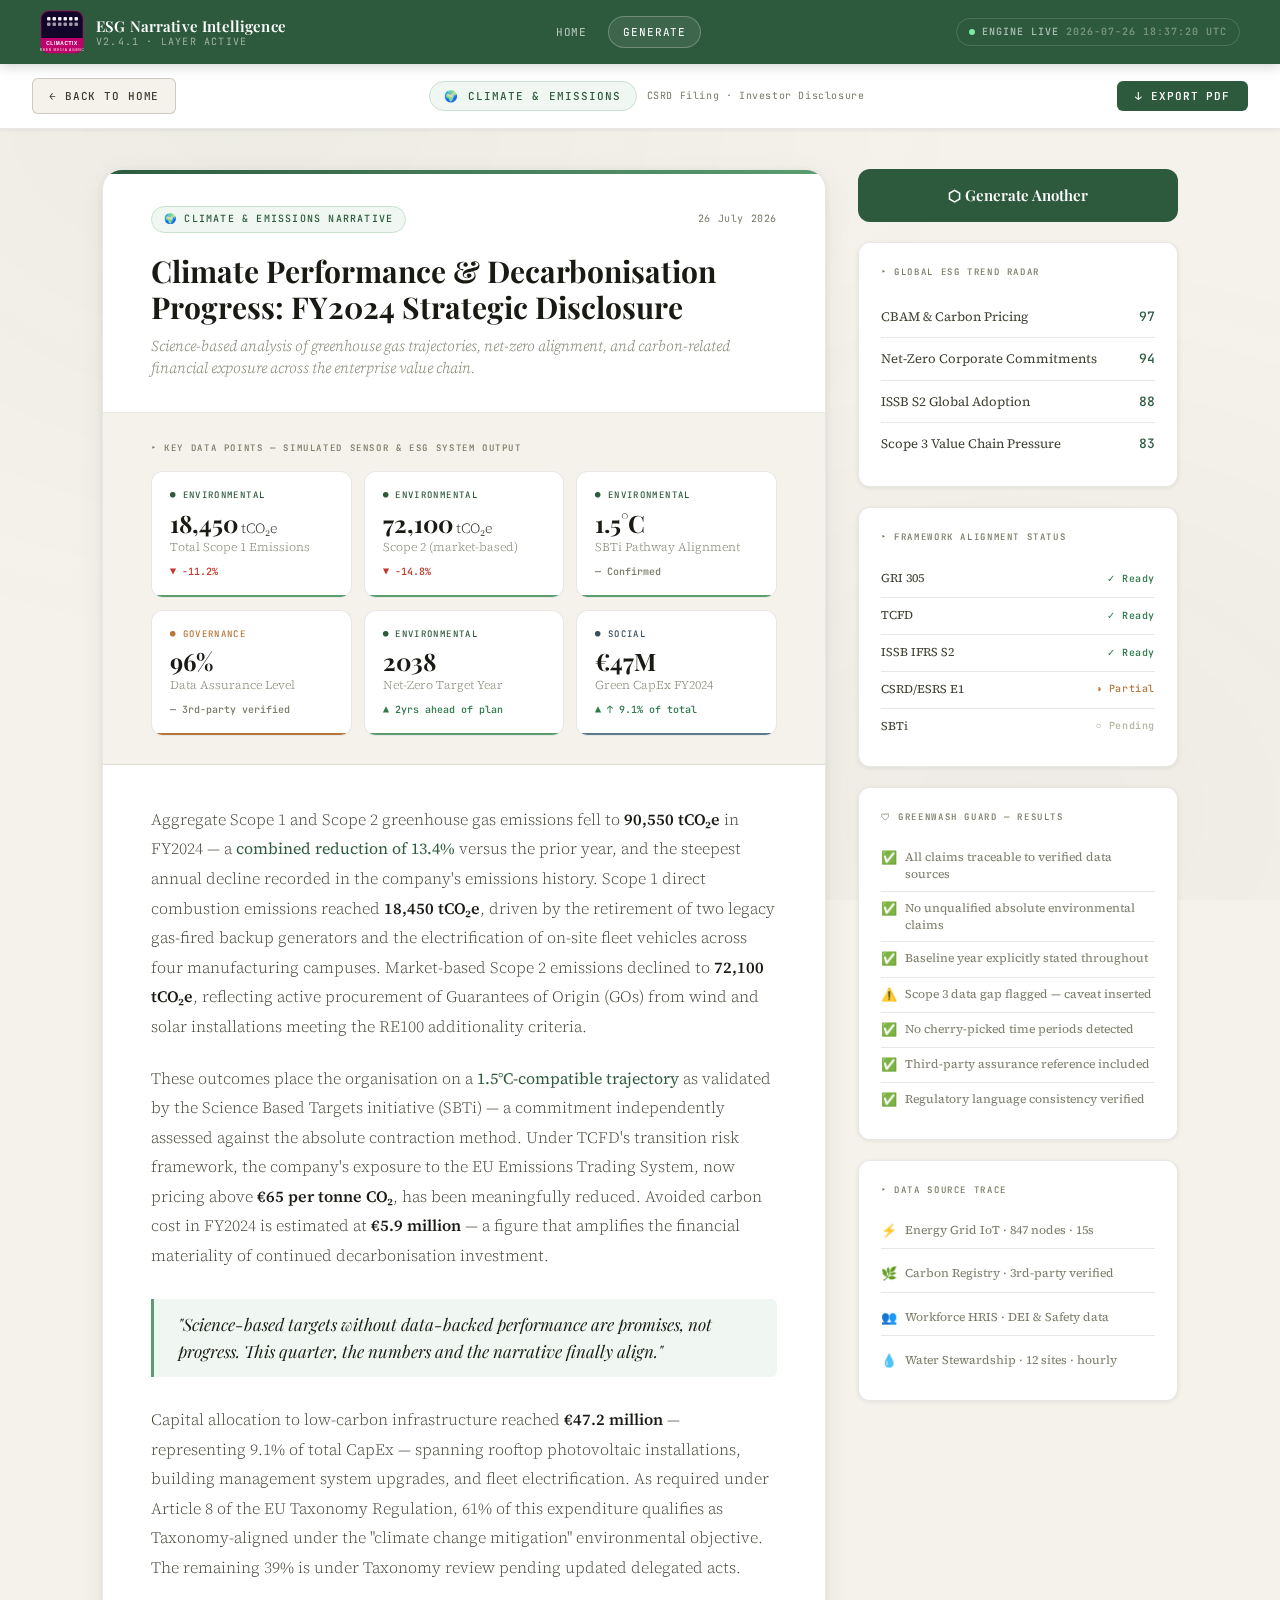
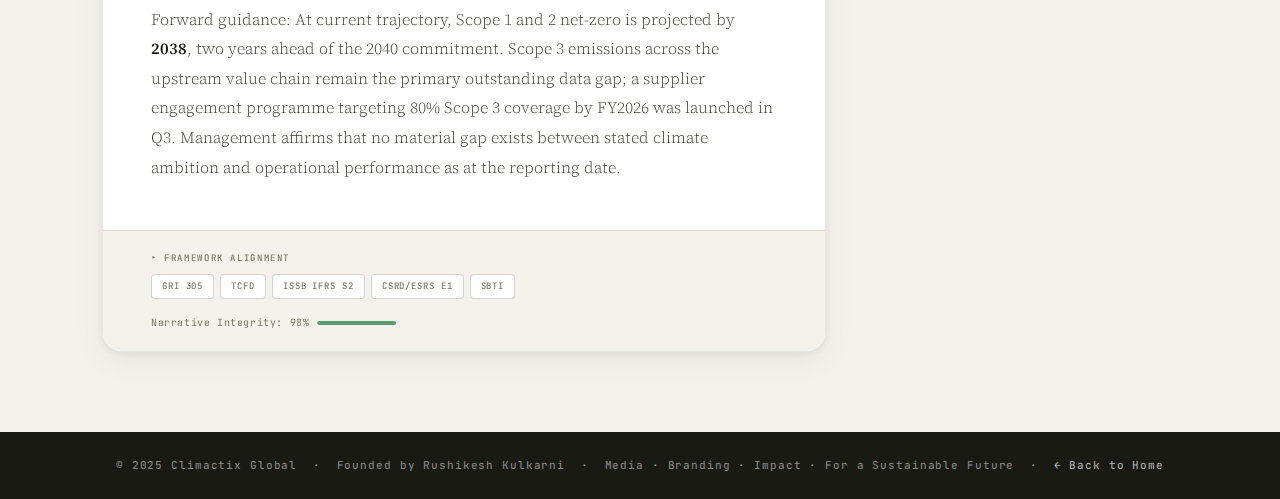
<file: generate.html>
<!DOCTYPE html>
<html lang="en">
<head>
  <meta charset="UTF-8" />
  <meta name="viewport" content="width=device-width, initial-scale=1.0" />
  <title>ESG Narrative — Climactix Global</title>
  <meta name="description" content="Generated ESG narrative report — climate, energy, or operational intelligence disclosure." />
  <link rel="stylesheet" href="style.css" />
  <link rel="icon" type="image/png" href="assets/Climatix_logo.png" />

  <!-- Print styles: make this page print cleanly as a PDF-ready report -->
  <style>
    @media print {
      .site-header, .gen-topbar, .narrative-sidebar, .site-footer { display: none !important; }
      .narrative-layout { display: block !important; }
      .report-doc { box-shadow: none !important; border: none !important; }
      body { background: white !important; }
      body::before { display: none !important; }
    }
  </style>
</head>

<!-- data-page="generate" signals script.js to run initGeneratePage() -->
<body data-page="generate">

  <!-- ══ SITE HEADER ══════════════════════════════════════════ -->
  <header class="site-header">
    <a href="index.html" class="header-brand">
      <svg width="44" height="44" viewBox="0 0 44 44" fill="none" aria-hidden="true">
        <rect x="1" y="1" width="42" height="42" rx="8" fill="#12052a" stroke="rgba(192,0,107,0.4)" stroke-width="1.5"/>
        <rect x="7" y="7" width="3.5" height="3.5" rx="1" fill="white" opacity="0.95"/>
        <rect x="12.5" y="7" width="3.5" height="3.5" rx="1" fill="white" opacity="0.95"/>
        <rect x="18" y="7" width="3.5" height="3.5" rx="1" fill="white" opacity="0.95"/>
        <rect x="23.5" y="7" width="3.5" height="3.5" rx="1" fill="white" opacity="0.95"/>
        <rect x="29" y="7" width="3.5" height="3.5" rx="1" fill="white" opacity="0.95"/>
        <rect x="34.5" y="7" width="3.5" height="3.5" rx="1" fill="white" opacity="0.95"/>
        <rect x="7" y="12.5" width="3.5" height="3.5" rx="1" fill="white" opacity="0.6"/>
        <rect x="12.5" y="12.5" width="3.5" height="3.5" rx="1" fill="white" opacity="0.6"/>
        <rect x="18" y="12.5" width="3.5" height="3.5" rx="1" fill="white" opacity="0.6"/>
        <rect x="23.5" y="12.5" width="3.5" height="3.5" rx="1" fill="white" opacity="0.6"/>
        <rect x="29" y="12.5" width="3.5" height="3.5" rx="1" fill="white" opacity="0.6"/>
        <rect x="34.5" y="12.5" width="3.5" height="3.5" rx="1" fill="white" opacity="0.6"/>
        <rect x="1" y="28" width="42" height="15" rx="8" fill="#c0006b"/>
        <rect x="1" y="28" width="42" height="8" fill="#c0006b"/>
        <text x="22" y="35" font-family="Arial,sans-serif" font-size="4.8" font-weight="800" fill="white" text-anchor="middle" letter-spacing="0.6">CLIMACTIX</text>
        <text x="22" y="40.5" font-family="Arial,sans-serif" font-size="3.4" fill="rgba(255,255,255,0.85)" text-anchor="middle" letter-spacing="0.7">GREEN MEDIA AGENCY</text>
      </svg>
      <div class="header-wordmark">
        ESG Narrative Intelligence
        <span>v2.4.1 · Layer Active</span>
      </div>
    </a>

    <nav class="header-nav" aria-label="Main navigation">
      <a href="index.html" class="nav-link">Home</a>
      <a href="generate.html" class="nav-link active">Generate</a>
    </nav>

    <div class="live-status" aria-live="polite">
      <div class="live-dot" aria-hidden="true"></div>
      <span>Engine Live</span>
      <span id="headerTimestamp" style="opacity:0.6;"></span>
    </div>
  </header>

  <!-- ══ GENERATE TOPBAR ══════════════════════════════════════ -->
  <div class="gen-topbar" role="toolbar" aria-label="Report controls">
    <a href="index.html" class="back-btn" aria-label="Back to homepage">
      ← Back to Home
    </a>

    <div class="gen-topbar-meta">
      <!-- Populated by JS -->
      <span id="topicBadge" class="gen-topic-badge climate" aria-label="Selected topic">
        🌍 Climate &amp; Emissions
      </span>
      <span style="font-family:'JetBrains Mono',monospace; font-size:10px; color:var(--ink-muted); letter-spacing:0.06em;" id="audienceLabel">
        Generating…
      </span>
    </div>

    <button id="exportBtn" class="export-btn" aria-label="Export report as PDF">
      ↓ Export PDF
    </button>
  </div>

  <!-- ══ MAIN CONTENT ═════════════════════════════════════════ -->
  <main class="page-wrapper">
    <div class="narrative-layout">

      <!-- ── REPORT DOCUMENT (left/main column) ── -->
      <article class="report-doc fade-in" aria-label="Generated ESG Narrative Report">

        <!-- Report Header -->
        <div id="reportHeader" class="report-header climate">
          <div class="report-meta">
            <span id="reportTypeTag" class="report-type-tag climate">
              🌍 Climate &amp; Emissions Narrative
            </span>
            <span class="report-date" id="reportDate" aria-label="Report date">
              Generating…
            </span>
          </div>

          <h1 id="reportTitle" class="report-title">
            <!-- Populated by JS -->
            Generating narrative…
          </h1>

          <p id="reportSubtitle" class="report-subtitle">
            <!-- Populated by JS -->
          </p>
        </div>

        <!-- ESG Data Cards Section -->
        <section class="data-section" aria-labelledby="data-section-heading">
          <div class="data-section-label" id="data-section-heading">
            ▸ Key Data Points — Simulated Sensor &amp; ESG System Output
          </div>
          <!-- Data cards injected here by JS -->
          <div class="data-cards-grid" id="dataCardsGrid" role="list" aria-label="ESG key metrics">
            <!-- Populated by JS -->
          </div>
        </section>

        <!-- Narrative Body -->
        <section class="narrative-body" aria-labelledby="narrative-heading">
          <h2 id="narrative-heading" class="sr-only">Generated ESG Narrative</h2>
          <div id="narrativeBody">
            <!-- Paragraphs + pull quote injected by JS -->
          </div>
        </section>

        <!-- Report Footer -->
        <footer class="report-footer" role="contentinfo">
          <div>
            <div class="data-section-label" style="margin-bottom:8px;">▸ Framework Alignment</div>
            <div class="framework-tags" id="frameworkTags" aria-label="Aligned ESG frameworks">
              <!-- Populated by JS -->
            </div>
          </div>

          <div class="integrity-badge" aria-label="Narrative integrity score">
            <span id="integrityLabel">Narrative Integrity</span>
            <div class="integrity-fill-outer" role="progressbar" aria-valuemin="0" aria-valuemax="100" aria-valuenow="0" id="integrityBar">
              <div class="integrity-fill-inner" id="integrityFill"></div>
            </div>
          </div>
        </footer>

      </article>

      <!-- ── SIDEBAR (right column) ── -->
      <aside class="narrative-sidebar fade-in fade-in-2" aria-label="ESG Intelligence sidebar">

        <!-- Regenerate / Home Button -->
        <a href="index.html" class="regen-btn" aria-label="Generate a different narrative">
          ⬡ Generate Another
        </a>

        <!-- Global ESG Trend Radar -->
        <div class="side-card">
          <div class="side-card-title">▸ Global ESG Trend Radar</div>
          <div id="trendContainer" role="list" aria-label="Top ESG trends">
            <!-- Populated by JS -->
          </div>
        </div>

        <!-- Framework Alignment Status -->
        <div class="side-card">
          <div class="side-card-title">▸ Framework Alignment Status</div>
          <div id="fwAlignContainer" role="list" aria-label="Framework alignment status">
            <!-- Populated by JS -->
          </div>
        </div>

        <!-- Greenwash Guard -->
        <div class="side-card" role="region" aria-label="Greenwash validation results">
          <div class="side-card-title">🛡 Greenwash Guard — Results</div>

          <div class="gg-row">
            <span class="gg-icon" aria-hidden="true">✅</span>
            All claims traceable to verified data sources
          </div>
          <div class="gg-row">
            <span class="gg-icon" aria-hidden="true">✅</span>
            No unqualified absolute environmental claims
          </div>
          <div class="gg-row">
            <span class="gg-icon" aria-hidden="true">✅</span>
            Baseline year explicitly stated throughout
          </div>
          <div class="gg-row">
            <span class="gg-icon" aria-hidden="true">⚠️</span>
            Scope 3 data gap flagged — caveat inserted
          </div>
          <div class="gg-row">
            <span class="gg-icon" aria-hidden="true">✅</span>
            No cherry-picked time periods detected
          </div>
          <div class="gg-row">
            <span class="gg-icon" aria-hidden="true">✅</span>
            Third-party assurance reference included
          </div>
          <div class="gg-row">
            <span class="gg-icon" aria-hidden="true">✅</span>
            Regulatory language consistency verified
          </div>
        </div>

        <!-- Data Source Trace -->
        <div class="side-card">
          <div class="side-card-title">▸ Data Source Trace</div>
          <div style="display:flex; flex-direction:column; gap:8px;">
            <div class="gg-row" style="border-bottom:1px solid var(--border);">
              <span class="gg-icon" aria-hidden="true">⚡</span>
              Energy Grid IoT · 847 nodes · 15s
            </div>
            <div class="gg-row" style="border-bottom:1px solid var(--border);">
              <span class="gg-icon" aria-hidden="true">🌿</span>
              Carbon Registry · 3rd-party verified
            </div>
            <div class="gg-row" style="border-bottom:1px solid var(--border);">
              <span class="gg-icon" aria-hidden="true">👥</span>
              Workforce HRIS · DEI &amp; Safety data
            </div>
            <div class="gg-row">
              <span class="gg-icon" aria-hidden="true">💧</span>
              Water Stewardship · 12 sites · hourly
            </div>
          </div>
        </div>

      </aside>

    </div>
  </main>

  <!-- ══ SITE FOOTER ══════════════════════════════════════════ -->
  <footer class="site-footer">
    <p>© 2025 Climactix Global &nbsp;·&nbsp; Founded by Rushikesh Kulkarni &nbsp;·&nbsp; Media · Branding · Impact · For a Sustainable Future &nbsp;·&nbsp; <a href="index.html">← Back to Home</a></p>
  </footer>

  <!-- Screen-reader only utility class -->
  <style>.sr-only { position:absolute; width:1px; height:1px; overflow:hidden; clip:rect(0,0,0,0); white-space:nowrap; }</style>

  <script src="script.js"></script>
</body>
</html>
</file>
<file: style.css>
/* ============================================================
   ESG Narrative Intelligence Layer — Global Stylesheet
   Design: Refined editorial, warm-neutral palette, organic feel
   Fonts: Playfair Display (headings) + Source Serif 4 (body)
   ============================================================ */

@import url('https://fonts.googleapis.com/css2?family=Playfair+Display:ital,wght@0,400;0,600;0,700;1,400;1,600&family=Source+Serif+4:ital,opsz,wght@0,8..60,300;0,8..60,400;0,8..60,600;1,8..60,300;1,8..60,400&family=JetBrains+Mono:wght@300;400;500&display=swap');

/* ── CSS Variables ── */
:root {
  --cream:        #f5f2eb;
  --cream-dark:   #ede9df;
  --parchment:    #e8e2d4;
  --ink:          #1a1a14;
  --ink-soft:     #3d3d30;
  --ink-muted:    #7a7a68;
  --ink-faint:    #b5b5a2;

  --forest:       #2d5a3d;
  --forest-mid:   #3d7a52;
  --forest-light: #5a9e6f;
  --forest-pale:  #c8e0cf;
  --forest-tint:  #f0f7f2;

  --slate:        #3a4f5c;
  --slate-mid:    #5a7a8c;
  --slate-light:  #8aafbf;
  --slate-tint:   #eef4f7;

  --amber:        #b8763a;
  --amber-light:  #d4a05c;
  --amber-tint:   #fdf5eb;

  --border:       rgba(61,61,48,0.12);
  --border-dark:  rgba(61,61,48,0.22);
  --shadow-sm:    0 1px 4px rgba(26,26,20,0.08);
  --shadow-md:    0 4px 16px rgba(26,26,20,0.10);
  --shadow-lg:    0 12px 40px rgba(26,26,20,0.14);
  --shadow-card:  0 2px 8px rgba(26,26,20,0.07), 0 8px 32px rgba(26,26,20,0.06);

  --radius-sm:    6px;
  --radius-md:    12px;
  --radius-lg:    20px;

  --transition:   0.25s cubic-bezier(0.4, 0, 0.2, 1);
}

/* ── Reset ── */
*, *::before, *::after { box-sizing: border-box; margin: 0; padding: 0; }

html { scroll-behavior: smooth; }

body {
  font-family: 'Source Serif 4', Georgia, serif;
  font-size: 16px;
  line-height: 1.65;
  color: var(--ink);
  background-color: var(--cream);
  -webkit-font-smoothing: antialiased;
  min-height: 100vh;
}

/* ── Typography ── */
h1, h2, h3, h4, h5 {
  font-family: 'Playfair Display', Georgia, serif;
  line-height: 1.2;
  color: var(--ink);
}

/* ── Global Background Texture ── */
body::before {
  content: '';
  position: fixed;
  inset: 0;
  /* subtle paper grain */
  background-image:
    radial-gradient(ellipse at 20% 10%, rgba(45,90,61,0.04) 0%, transparent 50%),
    radial-gradient(ellipse at 80% 90%, rgba(58,79,92,0.04) 0%, transparent 50%);
  pointer-events: none;
  z-index: 0;
}

/* ── Site Header ── */
.site-header {
  background: var(--forest);
  color: white;
  padding: 0 40px;
  display: flex;
  align-items: center;
  justify-content: space-between;
  height: 64px;
  position: sticky;
  top: 0;
  z-index: 100;
  box-shadow: 0 2px 12px rgba(26,26,20,0.20);
}

.header-brand {
  display: flex;
  align-items: center;
  gap: 12px;
  text-decoration: none;
  color: white;
}

/* Hexagon logo mark */
.header-logo {
  width: 36px;
  height: 36px;
  flex-shrink: 0;
}
.cx-logo-img {
  width: 44px;
  height: 44px;
  object-fit: contain;
  display: block;
}

.header-wordmark {
  font-family: 'Playfair Display', serif;
  font-weight: 600;
  font-size: 15px;
  letter-spacing: 0.01em;
  line-height: 1.2;
  color: white;
}

.header-wordmark span {
  display: block;
  font-size: 10px;
  font-family: 'JetBrains Mono', monospace;
  font-weight: 300;
  letter-spacing: 0.12em;
  text-transform: uppercase;
  color: rgba(255,255,255,0.55);
  margin-top: 1px;
}

.header-nav {
  display: flex;
  align-items: center;
  gap: 6px;
}

.nav-link {
  font-family: 'JetBrains Mono', monospace;
  font-size: 11px;
  font-weight: 400;
  letter-spacing: 0.08em;
  text-transform: uppercase;
  color: rgba(255,255,255,0.65);
  text-decoration: none;
  padding: 6px 14px;
  border-radius: 100px;
  border: 1px solid transparent;
  transition: var(--transition);
}

.nav-link:hover,
.nav-link.active {
  color: white;
  border-color: rgba(255,255,255,0.25);
  background: rgba(255,255,255,0.08);
}

/* ── Live Status Pill ── */
.live-status {
  display: flex;
  align-items: center;
  gap: 7px;
  font-family: 'JetBrains Mono', monospace;
  font-size: 10px;
  font-weight: 500;
  letter-spacing: 0.1em;
  text-transform: uppercase;
  color: rgba(255,255,255,0.6);
  padding: 5px 12px;
  border: 1px solid rgba(255,255,255,0.15);
  border-radius: 100px;
}

.live-dot {
  width: 6px;
  height: 6px;
  border-radius: 50%;
  background: #7de8a0;
  animation: blink 2.2s ease-in-out infinite;
  flex-shrink: 0;
}

@keyframes blink {
  0%, 100% { opacity: 1; box-shadow: 0 0 0 0 rgba(125,232,160,0.5); }
  50%       { opacity: 0.6; box-shadow: 0 0 0 5px rgba(125,232,160,0); }
}

/* ── Page Wrapper ── */
.page-wrapper {
  position: relative;
  z-index: 1;
  max-width: 1140px;
  margin: 0 auto;
  padding: 0 32px 80px;
}

/* ── Hero Section (index) ── */
.hero {
  text-align: center;
  padding: 72px 0 56px;
}

.hero-eyebrow {
  display: inline-flex;
  align-items: center;
  gap: 8px;
  font-family: 'JetBrains Mono', monospace;
  font-size: 11px;
  font-weight: 400;
  letter-spacing: 0.14em;
  text-transform: uppercase;
  color: var(--forest-mid);
  background: var(--forest-tint);
  border: 1px solid var(--forest-pale);
  padding: 6px 16px;
  border-radius: 100px;
  margin-bottom: 28px;
}

.hero-eyebrow::before {
  content: '';
  display: inline-block;
  width: 5px;
  height: 5px;
  background: var(--forest-light);
  border-radius: 50%;
}

.hero h1 {
  font-size: clamp(36px, 5vw, 58px);
  font-weight: 700;
  color: var(--ink);
  max-width: 780px;
  margin: 0 auto 16px;
  line-height: 1.12;
  letter-spacing: -0.01em;
}

.hero h1 em {
  font-style: italic;
  color: var(--forest);
}

.hero-sub {
  font-size: 18px;
  font-weight: 300;
  color: var(--ink-muted);
  max-width: 560px;
  margin: 0 auto 48px;
  line-height: 1.6;
}

/* ── Stats Row ── */
.stats-row {
  display: flex;
  justify-content: center;
  gap: 0;
  margin-bottom: 64px;
  border: 1px solid var(--border-dark);
  border-radius: var(--radius-md);
  overflow: hidden;
  background: white;
  box-shadow: var(--shadow-sm);
}

.stat-item {
  flex: 1;
  padding: 24px 20px;
  text-align: center;
  border-right: 1px solid var(--border);
  max-width: 220px;
}

.stat-item:last-child { border-right: none; }

.stat-val {
  font-family: 'Playfair Display', serif;
  font-size: 32px;
  font-weight: 700;
  color: var(--forest);
  line-height: 1;
  margin-bottom: 4px;
}

.stat-label {
  font-family: 'JetBrains Mono', monospace;
  font-size: 10px;
  font-weight: 400;
  letter-spacing: 0.1em;
  text-transform: uppercase;
  color: var(--ink-muted);
}

/* ── Section Titles ── */
.section-title {
  font-family: 'Playfair Display', serif;
  font-size: 28px;
  font-weight: 600;
  color: var(--ink);
  margin-bottom: 8px;
}

.section-sub {
  font-size: 15px;
  color: var(--ink-muted);
  margin-bottom: 36px;
  font-weight: 300;
}

/* ── Theme Buttons / Cards ── */
.theme-grid {
  display: grid;
  grid-template-columns: repeat(auto-fit, minmax(320px, 1fr));
  gap: 20px;
  margin-bottom: 64px;
}

.theme-card {
  background: white;
  border: 1px solid var(--border);
  border-radius: var(--radius-lg);
  padding: 36px 32px;
  cursor: pointer;
  position: relative;
  overflow: hidden;
  text-align: left;
  transition: var(--transition);
  box-shadow: var(--shadow-card);
  outline: none;
  display: flex;
  flex-direction: column;
  gap: 16px;
}

/* Decorative stripe on left */
.theme-card::before {
  content: '';
  position: absolute;
  left: 0;
  top: 20px;
  bottom: 20px;
  width: 3px;
  border-radius: 0 3px 3px 0;
  transition: var(--transition);
}

.theme-card.climate::before  { background: var(--forest); }
.theme-card.energy::before   { background: var(--amber); }
.theme-card.operations::before { background: var(--slate); }

/* Corner decoration */
.theme-card::after {
  content: '';
  position: absolute;
  top: -40px;
  right: -40px;
  width: 120px;
  height: 120px;
  border-radius: 50%;
  opacity: 0.05;
  transition: var(--transition);
}

.theme-card.climate::after    { background: var(--forest); }
.theme-card.energy::after     { background: var(--amber); }
.theme-card.operations::after { background: var(--slate); }

.theme-card:hover {
  transform: translateY(-3px);
  box-shadow: var(--shadow-lg);
  border-color: var(--border-dark);
}

.theme-card:hover::after {
  transform: scale(1.5);
  opacity: 0.08;
}

.theme-card:hover.climate::before  { width: 4px; background: var(--forest-light); }
.theme-card:hover.energy::before   { width: 4px; background: var(--amber-light); }
.theme-card:hover.operations::before { width: 4px; background: var(--slate-mid); }

.theme-card:active {
  transform: translateY(-1px);
  box-shadow: var(--shadow-md);
}

/* Icon container */
.tc-icon {
  width: 56px;
  height: 56px;
  border-radius: var(--radius-md);
  display: flex;
  align-items: center;
  justify-content: center;
  font-size: 28px;
  flex-shrink: 0;
}

.theme-card.climate .tc-icon    { background: var(--forest-tint); }
.theme-card.energy .tc-icon     { background: var(--amber-tint); }
.theme-card.operations .tc-icon { background: var(--slate-tint); }

.tc-tag {
  display: inline-flex;
  align-items: center;
  font-family: 'JetBrains Mono', monospace;
  font-size: 9px;
  font-weight: 500;
  letter-spacing: 0.12em;
  text-transform: uppercase;
  padding: 3px 10px;
  border-radius: 100px;
  border: 1px solid;
  width: fit-content;
}

.theme-card.climate .tc-tag    { color: var(--forest); border-color: var(--forest-pale); background: var(--forest-tint); }
.theme-card.energy .tc-tag     { color: var(--amber); border-color: rgba(184,118,58,0.25); background: var(--amber-tint); }
.theme-card.operations .tc-tag { color: var(--slate); border-color: rgba(58,79,92,0.25); background: var(--slate-tint); }

.tc-title {
  font-family: 'Playfair Display', serif;
  font-size: 22px;
  font-weight: 600;
  color: var(--ink);
  line-height: 1.25;
  margin-bottom: 6px;
}

.tc-desc {
  font-size: 14px;
  color: var(--ink-muted);
  line-height: 1.6;
  font-weight: 300;
}

.tc-footer {
  margin-top: 8px;
  display: flex;
  align-items: center;
  justify-content: space-between;
}

.tc-cta {
  font-family: 'JetBrains Mono', monospace;
  font-size: 11px;
  font-weight: 500;
  letter-spacing: 0.06em;
  text-transform: uppercase;
  display: flex;
  align-items: center;
  gap: 8px;
  transition: gap var(--transition);
}

.theme-card.climate .tc-cta    { color: var(--forest); }
.theme-card.energy .tc-cta     { color: var(--amber); }
.theme-card.operations .tc-cta { color: var(--slate); }

.theme-card:hover .tc-cta { gap: 14px; }

.tc-arrow {
  font-size: 16px;
  transition: transform var(--transition);
}

.theme-card:hover .tc-arrow { transform: translateX(3px); }

.tc-frameworks {
  display: flex;
  gap: 4px;
}

.fw-chip {
  font-family: 'JetBrains Mono', monospace;
  font-size: 9px;
  padding: 2px 7px;
  border-radius: 3px;
  background: var(--cream-dark);
  color: var(--ink-muted);
  letter-spacing: 0.06em;
}

/* ── How It Works ── */
.how-it-works {
  margin-bottom: 64px;
}

.steps-row {
  display: grid;
  grid-template-columns: repeat(4, 1fr);
  gap: 1px;
  background: var(--border-dark);
  border: 1px solid var(--border-dark);
  border-radius: var(--radius-md);
  overflow: hidden;
}

.step {
  background: white;
  padding: 28px 24px;
  position: relative;
}

.step-num {
  font-family: 'Playfair Display', serif;
  font-size: 40px;
  font-weight: 700;
  color: var(--cream-dark);
  line-height: 1;
  margin-bottom: 12px;
}

.step-title {
  font-family: 'Playfair Display', serif;
  font-size: 16px;
  font-weight: 600;
  color: var(--ink);
  margin-bottom: 8px;
}

.step-desc {
  font-size: 13px;
  color: var(--ink-muted);
  line-height: 1.6;
  font-weight: 300;
}

/* ── Info Banner ── */
.info-banner {
  background: var(--forest-tint);
  border: 1px solid var(--forest-pale);
  border-radius: var(--radius-md);
  padding: 20px 28px;
  display: flex;
  align-items: center;
  gap: 16px;
  margin-bottom: 40px;
}

.info-banner-icon { font-size: 24px; flex-shrink: 0; }

.info-banner-text {
  font-size: 14px;
  color: var(--forest);
  line-height: 1.55;
}

.info-banner-text strong {
  font-weight: 600;
  display: block;
  margin-bottom: 2px;
  font-family: 'Playfair Display', serif;
  font-size: 15px;
}

/* ── Footer ── */
.site-footer {
  background: var(--ink);
  color: rgba(255,255,255,0.5);
  text-align: center;
  padding: 24px 40px;
  font-family: 'JetBrains Mono', monospace;
  font-size: 11px;
  letter-spacing: 0.08em;
}

.site-footer a { color: rgba(255,255,255,0.7); text-decoration: none; }

/* ============================================================
   GENERATE PAGE STYLES
   ============================================================ */

/* Top bar on generate page */
.gen-topbar {
  background: white;
  border-bottom: 1px solid var(--border);
  padding: 14px 32px;
  display: flex;
  align-items: center;
  justify-content: space-between;
  position: sticky;
  top: 64px;
  z-index: 90;
  box-shadow: var(--shadow-sm);
}

.back-btn {
  display: inline-flex;
  align-items: center;
  gap: 8px;
  font-family: 'JetBrains Mono', monospace;
  font-size: 11px;
  font-weight: 500;
  letter-spacing: 0.08em;
  text-transform: uppercase;
  color: var(--ink-soft);
  background: var(--cream);
  border: 1px solid var(--border-dark);
  border-radius: 6px;
  padding: 8px 16px;
  cursor: pointer;
  text-decoration: none;
  transition: var(--transition);
}

.back-btn:hover {
  background: var(--parchment);
  border-color: var(--ink-faint);
  color: var(--ink);
}

.gen-topbar-meta {
  display: flex;
  align-items: center;
  gap: 10px;
}

.gen-topic-badge {
  font-family: 'JetBrains Mono', monospace;
  font-size: 11px;
  font-weight: 500;
  letter-spacing: 0.1em;
  text-transform: uppercase;
  padding: 5px 14px;
  border-radius: 100px;
  border: 1px solid;
}

.gen-topic-badge.climate    { color: var(--forest); border-color: var(--forest-pale); background: var(--forest-tint); }
.gen-topic-badge.energy     { color: var(--amber); border-color: rgba(184,118,58,0.3); background: var(--amber-tint); }
.gen-topic-badge.operations { color: var(--slate); border-color: rgba(58,79,92,0.3); background: var(--slate-tint); }

.export-btn {
  display: inline-flex;
  align-items: center;
  gap: 8px;
  font-family: 'JetBrains Mono', monospace;
  font-size: 11px;
  font-weight: 500;
  letter-spacing: 0.08em;
  text-transform: uppercase;
  color: white;
  background: var(--forest);
  border: none;
  border-radius: 6px;
  padding: 8px 18px;
  cursor: pointer;
  transition: var(--transition);
}

.export-btn:hover { background: var(--forest-mid); }

/* ── Narrative Layout ── */
.narrative-layout {
  display: grid;
  grid-template-columns: 1fr 320px;
  gap: 32px;
  align-items: start;
  padding-top: 40px;
}

/* ── Report Document ── */
.report-doc {
  background: white;
  border: 1px solid var(--border);
  border-radius: var(--radius-lg);
  box-shadow: var(--shadow-card);
  overflow: hidden;
}

.report-header {
  padding: 36px 48px 32px;
  border-bottom: 1px solid var(--border);
  position: relative;
}

/* Color-coded top border */
.report-header::before {
  content: '';
  position: absolute;
  top: 0;
  left: 0;
  right: 0;
  height: 4px;
}

.report-header.climate::before    { background: linear-gradient(90deg, var(--forest), var(--forest-light)); }
.report-header.energy::before     { background: linear-gradient(90deg, var(--amber), var(--amber-light)); }
.report-header.operations::before { background: linear-gradient(90deg, var(--slate), var(--slate-mid)); }

.report-meta {
  display: flex;
  align-items: center;
  justify-content: space-between;
  margin-bottom: 20px;
  flex-wrap: wrap;
  gap: 10px;
}

.report-type-tag {
  font-family: 'JetBrains Mono', monospace;
  font-size: 10px;
  font-weight: 500;
  letter-spacing: 0.12em;
  text-transform: uppercase;
  padding: 4px 12px;
  border-radius: 100px;
  border: 1px solid;
}

.report-type-tag.climate    { color: var(--forest); border-color: var(--forest-pale); background: var(--forest-tint); }
.report-type-tag.energy     { color: var(--amber); border-color: rgba(184,118,58,0.3); background: var(--amber-tint); }
.report-type-tag.operations { color: var(--slate); border-color: rgba(58,79,92,0.3); background: var(--slate-tint); }

.report-date {
  font-family: 'JetBrains Mono', monospace;
  font-size: 10px;
  color: var(--ink-muted);
  letter-spacing: 0.06em;
}

.report-title {
  font-family: 'Playfair Display', serif;
  font-size: clamp(22px, 3vw, 30px);
  font-weight: 700;
  color: var(--ink);
  line-height: 1.2;
  margin-bottom: 10px;
}

.report-subtitle {
  font-size: 15px;
  color: var(--ink-muted);
  font-weight: 300;
  font-style: italic;
  line-height: 1.5;
}

/* ── Key Data Points ── */
.data-section {
  padding: 28px 48px;
  background: var(--cream);
  border-bottom: 1px solid var(--border);
}

.data-section-label {
  font-family: 'JetBrains Mono', monospace;
  font-size: 9px;
  font-weight: 500;
  letter-spacing: 0.18em;
  text-transform: uppercase;
  color: var(--ink-muted);
  margin-bottom: 16px;
}

.data-cards-grid {
  display: grid;
  grid-template-columns: repeat(auto-fit, minmax(160px, 1fr));
  gap: 12px;
}

/* Individual ESG data card */
.esg-data-card {
  background: white;
  border: 1px solid var(--border);
  border-radius: var(--radius-md);
  padding: 16px 18px;
  position: relative;
  overflow: hidden;
}

.esg-data-card::after {
  content: '';
  position: absolute;
  bottom: 0;
  left: 0;
  right: 0;
  height: 2px;
}

.esg-data-card.e::after { background: var(--forest-light); }
.esg-data-card.s::after { background: var(--slate-mid); }
.esg-data-card.g::after { background: var(--amber); }

.dc-pillar {
  font-family: 'JetBrains Mono', monospace;
  font-size: 9px;
  font-weight: 500;
  letter-spacing: 0.15em;
  text-transform: uppercase;
  margin-bottom: 8px;
}

.esg-data-card.e .dc-pillar { color: var(--forest); }
.esg-data-card.s .dc-pillar { color: var(--slate); }
.esg-data-card.g .dc-pillar { color: var(--amber); }

.dc-value {
  font-family: 'Playfair Display', serif;
  font-size: 24px;
  font-weight: 700;
  color: var(--ink);
  line-height: 1;
  margin-bottom: 4px;
}

.dc-label {
  font-size: 12px;
  color: var(--ink-muted);
  font-weight: 300;
  line-height: 1.4;
}

.dc-change {
  font-family: 'JetBrains Mono', monospace;
  font-size: 10px;
  font-weight: 500;
  margin-top: 8px;
  display: flex;
  align-items: center;
  gap: 4px;
}

.dc-change.up   { color: #2d7a4a; }
.dc-change.down { color: #c0392b; }
.dc-change.flat { color: var(--ink-muted); }

/* ── Narrative Body ── */
.narrative-body {
  padding: 40px 48px 48px;
}

.narrative-body p {
  font-size: 16px;
  line-height: 1.85;
  color: var(--ink-soft);
  margin-bottom: 22px;
  font-weight: 300;
}

.narrative-body p:last-child { margin-bottom: 0; }

.narrative-body .highlight-e { color: var(--forest); font-weight: 400; }
.narrative-body .highlight-s { color: var(--slate); font-weight: 400; }
.narrative-body .highlight-g { color: var(--amber); font-weight: 400; }
.narrative-body strong { font-weight: 600; color: var(--ink); }

/* Pull quote */
.pull-quote {
  border-left: 3px solid var(--forest-light);
  margin: 28px 0;
  padding: 12px 24px;
  background: var(--forest-tint);
  border-radius: 0 var(--radius-sm) var(--radius-sm) 0;
}

.pull-quote.energy {
  border-left-color: var(--amber-light);
  background: var(--amber-tint);
}

.pull-quote.operations {
  border-left-color: var(--slate-light);
  background: var(--slate-tint);
}

.pull-quote p {
  font-family: 'Playfair Display', serif;
  font-style: italic;
  font-size: 17px !important;
  color: var(--ink) !important;
  line-height: 1.6 !important;
  margin: 0 !important;
}

/* ── Report Footer ── */
.report-footer {
  padding: 20px 48px;
  border-top: 1px solid var(--border);
  background: var(--cream);
  display: flex;
  align-items: center;
  justify-content: space-between;
  gap: 16px;
  flex-wrap: wrap;
}

.framework-tags { display: flex; gap: 6px; flex-wrap: wrap; }

.fw-tag {
  font-family: 'JetBrains Mono', monospace;
  font-size: 9px;
  font-weight: 500;
  letter-spacing: 0.1em;
  text-transform: uppercase;
  padding: 4px 10px;
  border-radius: 4px;
  background: white;
  border: 1px solid var(--border-dark);
  color: var(--ink-muted);
}

.integrity-badge {
  display: flex;
  align-items: center;
  gap: 8px;
  font-family: 'JetBrains Mono', monospace;
  font-size: 10px;
  color: var(--ink-muted);
  letter-spacing: 0.06em;
}

.integrity-fill-outer {
  width: 80px;
  height: 4px;
  background: var(--cream-dark);
  border-radius: 2px;
  overflow: hidden;
}

.integrity-fill-inner {
  height: 100%;
  background: var(--forest-light);
  border-radius: 2px;
  transition: width 1.2s cubic-bezier(0.4, 0, 0.2, 1);
  width: 0;
}

/* ── Right Sidebar (generate page) ── */
.narrative-sidebar {
  display: flex;
  flex-direction: column;
  gap: 20px;
  position: sticky;
  top: 130px;
}

/* Sidebar card */
.side-card {
  background: white;
  border: 1px solid var(--border);
  border-radius: var(--radius-md);
  padding: 22px;
  box-shadow: var(--shadow-sm);
}

.side-card-title {
  font-family: 'JetBrains Mono', monospace;
  font-size: 9px;
  font-weight: 500;
  letter-spacing: 0.18em;
  text-transform: uppercase;
  color: var(--ink-muted);
  margin-bottom: 16px;
}

/* Trend items */
.trend-row {
  display: flex;
  align-items: center;
  justify-content: space-between;
  padding: 10px 0;
  border-bottom: 1px solid var(--border);
}

.trend-row:last-child { border-bottom: none; }

.trend-name-small {
  font-size: 13px;
  color: var(--ink-soft);
  line-height: 1.35;
}

.trend-score {
  font-family: 'JetBrains Mono', monospace;
  font-size: 13px;
  font-weight: 500;
  color: var(--forest);
  flex-shrink: 0;
  margin-left: 10px;
}

/* Framework alignment */
.fw-align-row {
  display: flex;
  align-items: center;
  justify-content: space-between;
  padding: 8px 0;
  border-bottom: 1px solid var(--border);
}

.fw-align-row:last-child { border-bottom: none; }
.fw-name { font-size: 12px; color: var(--ink-soft); }

.fw-status {
  font-family: 'JetBrains Mono', monospace;
  font-size: 10px;
  font-weight: 500;
  letter-spacing: 0.06em;
}

.fw-status.ready   { color: #2d7a4a; }
.fw-status.partial { color: var(--amber); }
.fw-status.pending { color: var(--ink-faint); }

/* Greenwash check */
.gg-row {
  display: flex;
  align-items: flex-start;
  gap: 8px;
  padding: 8px 0;
  font-size: 12px;
  color: var(--ink-muted);
  border-bottom: 1px solid var(--border);
  line-height: 1.4;
}

.gg-row:last-child { border-bottom: none; }
.gg-icon { flex-shrink: 0; font-size: 13px; }

/* Another generate button */
.regen-btn {
  width: 100%;
  padding: 14px;
  background: var(--forest);
  color: white;
  border: none;
  border-radius: var(--radius-md);
  font-family: 'Playfair Display', serif;
  font-size: 15px;
  font-weight: 600;
  cursor: pointer;
  transition: var(--transition);
  display: flex;
  align-items: center;
  justify-content: center;
  gap: 8px;
  text-decoration: none;
}

.regen-btn:hover {
  background: var(--forest-mid);
  transform: translateY(-1px);
  box-shadow: var(--shadow-md);
}

/* ── Loading State ── */
.loading-overlay {
  position: fixed;
  inset: 0;
  background: rgba(245,242,235,0.92);
  display: flex;
  flex-direction: column;
  align-items: center;
  justify-content: center;
  z-index: 999;
  backdrop-filter: blur(4px);
  opacity: 0;
  pointer-events: none;
  transition: opacity 0.3s;
}

.loading-overlay.visible {
  opacity: 1;
  pointer-events: all;
}

.loading-spinner {
  width: 48px;
  height: 48px;
  border: 3px solid var(--forest-pale);
  border-top-color: var(--forest);
  border-radius: 50%;
  animation: spin 0.9s linear infinite;
  margin-bottom: 20px;
}

@keyframes spin { to { transform: rotate(360deg); } }

.loading-text {
  font-family: 'Playfair Display', serif;
  font-size: 20px;
  font-weight: 600;
  color: var(--ink);
  margin-bottom: 6px;
}

.loading-sub {
  font-family: 'JetBrains Mono', monospace;
  font-size: 11px;
  color: var(--ink-muted);
  letter-spacing: 0.08em;
  text-transform: uppercase;
  animation: fadeWords 2s steps(1) infinite;
}

@keyframes fadeWords {
  0%   { opacity: 1; }
  33%  { opacity: 0.4; }
  66%  { opacity: 0.8; }
  100% { opacity: 1; }
}

/* ── Page Enter Animation ── */
.fade-in {
  animation: pageIn 0.6s cubic-bezier(0.4, 0, 0.2, 1) both;
}

@keyframes pageIn {
  from { opacity: 0; transform: translateY(12px); }
  to   { opacity: 1; transform: translateY(0); }
}

.fade-in-1 { animation-delay: 0.05s; }
.fade-in-2 { animation-delay: 0.12s; }
.fade-in-3 { animation-delay: 0.20s; }
.fade-in-4 { animation-delay: 0.28s; }

/* ── Responsive ── */
@media (max-width: 900px) {
  .site-header { padding: 0 20px; }
  .header-nav { display: none; }
  .page-wrapper { padding: 0 20px 60px; }
  .hero { padding: 48px 0 36px; }
  .stats-row { display: none; }
  .steps-row { grid-template-columns: 1fr 1fr; }
  .narrative-layout { grid-template-columns: 1fr; }
  .narrative-sidebar { position: static; }
  .report-header, .narrative-body, .data-section { padding-left: 28px; padding-right: 28px; }
  .report-footer { padding: 16px 28px; }
  .gen-topbar { padding: 12px 20px; top: 64px; }
}

@media (max-width: 600px) {
  .theme-grid { grid-template-columns: 1fr; }
  .steps-row { grid-template-columns: 1fr; }
  .data-cards-grid { grid-template-columns: 1fr 1fr; }
  .hero h1 { font-size: 30px; }
}

/* ============================================================
   CLIMACTIX GLOBAL — Brand Extension Styles
   Brand colors: Deep purple/navy (#12052a) + Climactix Pink (#c0006b)
   Added: Hero, Problem, Architecture, Founder, Roadmap, Footer
   ============================================================ */

:root {
  --cx-purple:    #12052a;
  --cx-purple-mid:#1e0a40;
  --cx-pink:      #c0006b;
  --cx-pink-light:#e8007f;
  --cx-pink-tint: rgba(192,0,107,0.08);
}

/* ── Climactix Logo Mark ── */
.cx-logo-mark { flex-shrink: 0; }

/* ── HERO ── */
.cx-hero {
  position: relative;
  background: var(--cx-purple);
  overflow: hidden;
  padding: 0;
  min-height: 88vh;
  display: flex;
  align-items: center;
}

.cx-hero-bg {
  position: absolute;
  inset: 0;
  background:
    radial-gradient(ellipse at 15% 50%, rgba(192,0,107,0.18) 0%, transparent 55%),
    radial-gradient(ellipse at 85% 20%, rgba(45,90,61,0.12) 0%, transparent 50%),
    radial-gradient(ellipse at 60% 80%, rgba(61,159,255,0.08) 0%, transparent 45%);
  pointer-events: none;
}

/* Dot grid overlay */
.cx-hero-bg::after {
  content: '';
  position: absolute;
  inset: 0;
  background-image:
    radial-gradient(circle, rgba(255,255,255,0.06) 1px, transparent 1px);
  background-size: 28px 28px;
  pointer-events: none;
}

.cx-hero-inner {
  position: relative;
  z-index: 1;
  max-width: 820px;
  padding: 100px 0 80px;
}

.cx-hero-badge {
  display: inline-flex;
  align-items: center;
  gap: 8px;
  font-family: 'JetBrains Mono', monospace;
  font-size: 11px;
  font-weight: 400;
  letter-spacing: 0.1em;
  text-transform: uppercase;
  color: rgba(255,255,255,0.7);
  background: rgba(192,0,107,0.15);
  border: 1px solid rgba(192,0,107,0.35);
  padding: 7px 16px;
  border-radius: 100px;
  margin-bottom: 32px;
}

.badge-dot {
  width: 6px;
  height: 6px;
  border-radius: 50%;
  background: #c0006b;
  animation: blink 2s infinite;
  flex-shrink: 0;
}

.cx-hero-title {
  font-family: 'Playfair Display', Georgia, serif;
  font-size: clamp(36px, 5.5vw, 64px);
  font-weight: 700;
  color: white;
  line-height: 1.1;
  letter-spacing: -0.02em;
  margin-bottom: 24px;
}

.cx-hero-title em {
  font-style: italic;
  color: #c0006b;
  -webkit-text-stroke: 0;
}

.cx-hero-sub {
  font-size: 18px;
  font-weight: 300;
  color: rgba(255,255,255,0.65);
  max-width: 600px;
  line-height: 1.65;
  margin-bottom: 40px;
}

/* CTA Buttons */
.cx-hero-cta {
  display: flex;
  gap: 14px;
  align-items: center;
  flex-wrap: wrap;
  margin-bottom: 56px;
}

.cta-primary {
  font-family: 'Playfair Display', serif;
  font-size: 16px;
  font-weight: 600;
  color: white;
  background: linear-gradient(135deg, #c0006b, #8a0050);
  border: none;
  border-radius: 8px;
  padding: 14px 28px;
  text-decoration: none;
  cursor: pointer;
  transition: var(--transition);
  box-shadow: 0 4px 20px rgba(192,0,107,0.35);
}

.cta-primary:hover {
  background: linear-gradient(135deg, #d4007a, #a00060);
  transform: translateY(-2px);
  box-shadow: 0 8px 28px rgba(192,0,107,0.45);
}

.cta-secondary {
  font-family: 'JetBrains Mono', monospace;
  font-size: 12px;
  font-weight: 500;
  letter-spacing: 0.06em;
  color: rgba(255,255,255,0.7);
  border: 1px solid rgba(255,255,255,0.2);
  border-radius: 8px;
  padding: 14px 22px;
  text-decoration: none;
  transition: var(--transition);
}

.cta-secondary:hover {
  border-color: rgba(255,255,255,0.45);
  color: white;
  background: rgba(255,255,255,0.06);
}

/* Market Stats Bar */
.cx-market-stats {
  display: flex;
  align-items: center;
  gap: 0;
  background: rgba(255,255,255,0.05);
  border: 1px solid rgba(255,255,255,0.1);
  border-radius: 12px;
  overflow: hidden;
  max-width: 720px;
}

.ms-item {
  flex: 1;
  padding: 18px 16px;
  text-align: center;
}

.ms-val {
  font-family: 'Playfair Display', serif;
  font-size: 26px;
  font-weight: 700;
  color: #c0006b;
  line-height: 1;
  margin-bottom: 4px;
}

.ms-label {
  font-family: 'JetBrains Mono', monospace;
  font-size: 10px;
  font-weight: 400;
  letter-spacing: 0.06em;
  color: rgba(255,255,255,0.5);
  line-height: 1.35;
}

.ms-divider {
  width: 1px;
  height: 44px;
  background: rgba(255,255,255,0.1);
  flex-shrink: 0;
}

/* ── Generic Section Block ── */
.section-block { padding: 72px 0; }

.cx-eyebrow {
  font-family: 'JetBrains Mono', monospace;
  font-size: 10px;
  font-weight: 500;
  letter-spacing: 0.18em;
  text-transform: uppercase;
  color: var(--cx-pink);
  margin-bottom: 12px;
  display: block;
}

.section-heading {
  font-family: 'Playfair Display', serif;
  font-size: clamp(24px, 3vw, 36px);
  font-weight: 700;
  color: var(--ink);
  line-height: 1.2;
  margin-bottom: 20px;
  letter-spacing: -0.01em;
}

.body-text {
  font-size: 16px;
  font-weight: 300;
  color: var(--ink-muted);
  line-height: 1.8;
  margin-bottom: 16px;
}

/* ── Two-Column Grid ── */
.two-col-grid {
  display: grid;
  grid-template-columns: 1fr 1fr;
  gap: 40px;
  align-items: start;
}

.col-text {}

.cx-mission-card {
  background: white;
  border: 1px solid var(--border);
  border-radius: var(--radius-lg);
  padding: 32px;
  box-shadow: var(--shadow-card);
  border-top: 3px solid #c0006b;
}

.cx-mission-list {
  list-style: none;
  display: flex;
  flex-direction: column;
  gap: 10px;
}

.cx-mission-list li {
  display: flex;
  align-items: center;
  gap: 10px;
  font-size: 14px;
  color: var(--ink-soft);
  line-height: 1.4;
}

.bullet-icon {
  flex-shrink: 0;
  width: 22px;
  height: 22px;
  border-radius: 50%;
  background: rgba(192,0,107,0.1);
  color: #c0006b;
  font-size: 11px;
  display: flex;
  align-items: center;
  justify-content: center;
}

/* ── Problem Statement Section ── */
.cx-problem-section {
  background: var(--cx-purple);
  padding: 80px 0;
  position: relative;
  overflow: hidden;
}

.cx-problem-section::before {
  content: '';
  position: absolute;
  inset: 0;
  background: radial-gradient(ellipse at 80% 50%, rgba(192,0,107,0.1) 0%, transparent 60%);
  pointer-events: none;
}

.problems-grid {
  display: grid;
  grid-template-columns: repeat(4, 1fr);
  gap: 16px;
}

.problem-card {
  background: rgba(255,255,255,0.04);
  border: 1px solid rgba(255,255,255,0.08);
  border-radius: var(--radius-md);
  padding: 22px 20px;
  transition: var(--transition);
}

.problem-card:hover {
  background: rgba(255,255,255,0.07);
  border-color: rgba(192,0,107,0.35);
  transform: translateY(-2px);
}

.prob-icon { font-size: 24px; margin-bottom: 10px; }

.prob-title {
  font-family: 'Playfair Display', serif;
  font-size: 14px;
  font-weight: 600;
  color: white;
  margin-bottom: 6px;
  line-height: 1.3;
}

.prob-text {
  font-size: 12px;
  color: rgba(255,255,255,0.55);
  line-height: 1.6;
  font-weight: 300;
}

/* ── Solution Grid ── */
.solution-grid {
  display: grid;
  grid-template-columns: repeat(3, 1fr);
  gap: 20px;
}

.solution-card {
  background: white;
  border: 1px solid var(--border);
  border-radius: var(--radius-md);
  padding: 28px 24px;
  box-shadow: var(--shadow-sm);
  transition: var(--transition);
}

.solution-card:hover {
  box-shadow: var(--shadow-md);
  transform: translateY(-2px);
  border-color: rgba(192,0,107,0.2);
}

.sol-icon {
  width: 52px;
  height: 52px;
  border-radius: 12px;
  display: flex;
  align-items: center;
  justify-content: center;
  font-size: 24px;
  margin-bottom: 16px;
}

.sol-title {
  font-family: 'Playfair Display', serif;
  font-size: 16px;
  font-weight: 600;
  color: var(--ink);
  margin-bottom: 8px;
}

.sol-text {
  font-size: 13px;
  color: var(--ink-muted);
  line-height: 1.65;
  font-weight: 300;
}

/* ── Architecture Section ── */
.cx-arch-section {
  background: linear-gradient(180deg, var(--cx-purple-mid) 0%, var(--cx-purple) 100%);
  padding: 80px 0;
  position: relative;
  overflow: hidden;
}

.arch-flow {
  display: flex;
  flex-direction: column;
  align-items: center;
  gap: 0;
  max-width: 680px;
  margin: 40px auto;
}

.arch-node {
  width: 100%;
  background: rgba(255,255,255,0.05);
  border: 1px solid rgba(255,255,255,0.1);
  border-radius: var(--radius-md);
  padding: 20px 24px;
  display: flex;
  align-items: flex-start;
  gap: 16px;
  transition: var(--transition);
}

.arch-node:hover {
  background: rgba(255,255,255,0.08);
  border-color: rgba(192,0,107,0.4);
}

.arch-node-dot {
  width: 14px;
  height: 14px;
  border-radius: 50%;
  flex-shrink: 0;
  margin-top: 4px;
  box-shadow: 0 0 12px currentColor;
}

.arch-node-title {
  font-family: 'Playfair Display', serif;
  font-size: 16px;
  font-weight: 600;
  color: white;
  margin-bottom: 4px;
}

.arch-node-desc {
  font-size: 12px;
  color: rgba(255,255,255,0.55);
  line-height: 1.6;
  font-weight: 300;
}

.arch-arrow {
  font-size: 22px;
  color: rgba(255,255,255,0.2);
  text-align: center;
  padding: 6px 0;
  line-height: 1;
}

/* Tech Stack */
.tech-stack {
  text-align: center;
  margin-top: 36px;
}

.ts-label {
  font-family: 'JetBrains Mono', monospace;
  font-size: 9px;
  letter-spacing: 0.18em;
  text-transform: uppercase;
  color: rgba(255,255,255,0.35);
  margin-bottom: 12px;
}

.ts-chips {
  display: flex;
  flex-wrap: wrap;
  justify-content: center;
  gap: 8px;
}

.ts-chip {
  font-family: 'JetBrains Mono', monospace;
  font-size: 11px;
  padding: 5px 12px;
  border-radius: 100px;
  background: rgba(255,255,255,0.06);
  border: 1px solid rgba(255,255,255,0.12);
  color: rgba(255,255,255,0.65);
  letter-spacing: 0.04em;
}

/* ── Roadmap ── */
.roadmap-grid {
  display: grid;
  grid-template-columns: repeat(3, 1fr);
  gap: 20px;
}

.roadmap-card {
  background: white;
  border: 1px solid var(--border);
  border-radius: var(--radius-lg);
  padding: 28px;
  box-shadow: var(--shadow-card);
  border-top: 3px solid;
  position: relative;
  overflow: hidden;
}

.roadmap-card:nth-child(1) { border-top-color: var(--forest); }
.roadmap-card:nth-child(2) { border-top-color: #c0006b; }
.roadmap-card:nth-child(3) { border-top-color: var(--slate); }

.rm-phase {
  font-family: 'JetBrains Mono', monospace;
  font-size: 9px;
  font-weight: 500;
  letter-spacing: 0.14em;
  text-transform: uppercase;
  color: var(--ink-muted);
  margin-bottom: 8px;
}

.rm-title {
  font-family: 'Playfair Display', serif;
  font-size: 20px;
  font-weight: 700;
  color: var(--ink);
  margin-bottom: 10px;
}

.rm-goal {
  font-size: 13px;
  color: var(--ink-muted);
  margin-bottom: 16px;
  font-style: italic;
  font-weight: 300;
  line-height: 1.5;
}

.rm-features {
  list-style: none;
  display: flex;
  flex-direction: column;
  gap: 7px;
}

.rm-features li {
  font-size: 12px;
  color: var(--ink-soft);
  line-height: 1.4;
  padding-left: 14px;
  position: relative;
}

.rm-features li::before {
  content: '▸';
  position: absolute;
  left: 0;
  color: var(--ink-faint);
  font-size: 10px;
}

/* ── Founder Section ── */
.cx-founder-section {
  background: var(--cream-dark);
  padding: 80px 0;
  border-top: 1px solid var(--border);
  border-bottom: 1px solid var(--border);
}

.founder-layout {
  display: grid;
  grid-template-columns: 300px 1fr;
  gap: 48px;
  align-items: start;
}

.founder-card {
  background: white;
  border: 1px solid var(--border);
  border-radius: var(--radius-lg);
  padding: 36px 28px;
  text-align: center;
  box-shadow: var(--shadow-card);
  border-top: 3px solid #c0006b;
}

.founder-avatar {
  margin: 0 auto 20px;
  width: 120px;
  height: 120px;
}

.founder-name {
  font-family: 'Playfair Display', serif;
  font-size: 22px;
  font-weight: 700;
  color: var(--ink);
  margin-bottom: 4px;
}

.founder-title {
  font-family: 'JetBrains Mono', monospace;
  font-size: 11px;
  font-weight: 500;
  letter-spacing: 0.1em;
  text-transform: uppercase;
  color: #c0006b;
  margin-bottom: 4px;
}

.founder-org {
  font-size: 13px;
  color: var(--ink-muted);
  margin-bottom: 20px;
  font-weight: 300;
}

.founder-tags {
  display: flex;
  flex-wrap: wrap;
  gap: 6px;
  justify-content: center;
  margin-bottom: 20px;
}

.f-tag {
  font-family: 'JetBrains Mono', monospace;
  font-size: 9px;
  font-weight: 500;
  letter-spacing: 0.08em;
  text-transform: uppercase;
  padding: 4px 10px;
  border-radius: 100px;
  background: var(--cx-pink-tint);
  border: 1px solid rgba(192,0,107,0.2);
  color: #c0006b;
}

.founder-pub {
  display: flex;
  justify-content: center;
  gap: 10px;
  align-items: center;
  border-top: 1px solid var(--border);
  padding-top: 16px;
}

.pub-vol {
  font-family: 'JetBrains Mono', monospace;
  font-size: 10px;
  font-weight: 600;
  letter-spacing: 0.1em;
  color: #c0006b;
  background: var(--cx-pink-tint);
  padding: 3px 8px;
  border-radius: 4px;
}

.pub-date {
  font-family: 'JetBrains Mono', monospace;
  font-size: 10px;
  color: var(--ink-muted);
  letter-spacing: 0.06em;
}

/* Founder Bio */
.founder-bio { padding-top: 8px; }

.founder-stats {
  display: grid;
  grid-template-columns: repeat(4, 1fr);
  gap: 0;
  background: white;
  border: 1px solid var(--border);
  border-radius: var(--radius-md);
  overflow: hidden;
  margin: 28px 0;
  box-shadow: var(--shadow-sm);
}

.fs-item {
  padding: 18px 12px;
  text-align: center;
  border-right: 1px solid var(--border);
}

.fs-item:last-child { border-right: none; }

.fs-val {
  font-family: 'Playfair Display', serif;
  font-size: 20px;
  font-weight: 700;
  color: #c0006b;
  line-height: 1;
  margin-bottom: 4px;
}

.fs-label {
  font-family: 'JetBrains Mono', monospace;
  font-size: 9px;
  color: var(--ink-muted);
  letter-spacing: 0.08em;
  text-transform: uppercase;
}

/* Founder Differentiators */
.founder-differentiators {
  background: white;
  border: 1px solid var(--border);
  border-radius: var(--radius-md);
  padding: 22px;
  box-shadow: var(--shadow-sm);
}

.diff-title {
  font-family: 'JetBrains Mono', monospace;
  font-size: 9px;
  font-weight: 600;
  letter-spacing: 0.16em;
  text-transform: uppercase;
  color: var(--ink-muted);
  margin-bottom: 14px;
}

.diff-item {
  display: flex;
  align-items: flex-start;
  gap: 10px;
  padding: 8px 0;
  border-bottom: 1px solid var(--border);
  font-size: 13px;
  color: var(--ink-soft);
  line-height: 1.45;
}

.diff-item:last-child { border-bottom: none; }

.diff-item span {
  color: #c0006b;
  flex-shrink: 0;
  font-size: 11px;
  margin-top: 2px;
}

/* ── Sunday Climate Talks ── */
.sct-grid {
  display: grid;
  grid-template-columns: repeat(4, 1fr);
  gap: 16px;
}

.sct-card {
  background: white;
  border: 1px solid var(--border);
  border-radius: var(--radius-md);
  padding: 24px 20px;
  box-shadow: var(--shadow-sm);
  transition: var(--transition);
}

.sct-card:hover {
  transform: translateY(-3px);
  box-shadow: var(--shadow-md);
  border-color: rgba(192,0,107,0.2);
}

.sct-icon { font-size: 28px; margin-bottom: 12px; }

.sct-title {
  font-family: 'Playfair Display', serif;
  font-size: 15px;
  font-weight: 600;
  color: var(--ink);
  margin-bottom: 8px;
}

.sct-text {
  font-size: 13px;
  color: var(--ink-muted);
  line-height: 1.6;
  font-weight: 300;
}

/* ── FOOTER ── */
.cx-footer {
  background: var(--cx-purple);
  color: rgba(255,255,255,0.6);
  padding: 56px 0 0;
}

.footer-grid {
  display: grid;
  grid-template-columns: 2fr 1fr 1fr 1fr;
  gap: 40px;
  padding-bottom: 40px;
  border-bottom: 1px solid rgba(255,255,255,0.08);
}

.footer-logo-row {
  display: flex;
  align-items: center;
  gap: 12px;
  margin-bottom: 16px;
}

.footer-brand-name {
  font-family: 'Playfair Display', serif;
  font-size: 18px;
  font-weight: 600;
  color: white;
}

.footer-tagline {
  font-size: 13px;
  color: rgba(255,255,255,0.5);
  line-height: 1.7;
  margin-bottom: 12px;
  font-weight: 300;
  font-style: italic;
}

.footer-founder-credit {
  font-family: 'JetBrains Mono', monospace;
  font-size: 10px;
  color: rgba(255,255,255,0.4);
  letter-spacing: 0.06em;
  line-height: 1.7;
}

.footer-founder-credit strong { color: #c0006b; }

.footer-links-col {
  display: flex;
  flex-direction: column;
  gap: 8px;
}

.footer-col-title {
  font-family: 'JetBrains Mono', monospace;
  font-size: 9px;
  font-weight: 600;
  letter-spacing: 0.18em;
  text-transform: uppercase;
  color: rgba(255,255,255,0.4);
  margin-bottom: 6px;
}

.footer-link {
  font-size: 13px;
  color: rgba(255,255,255,0.6);
  text-decoration: none;
  transition: color 0.2s;
  font-weight: 300;
}

.footer-link:hover { color: #c0006b; }

.footer-link-plain {
  font-size: 12px;
  color: rgba(255,255,255,0.45);
  font-weight: 300;
  font-family: 'JetBrains Mono', monospace;
  letter-spacing: 0.04em;
}

.footer-bottom {
  display: flex;
  justify-content: space-between;
  align-items: center;
  padding: 20px 0;
  font-family: 'JetBrains Mono', monospace;
  font-size: 10px;
  letter-spacing: 0.06em;
  color: rgba(255,255,255,0.35);
  flex-wrap: wrap;
  gap: 8px;
}

/* ── Responsive additions ── */
@media (max-width: 1100px) {
  .problems-grid { grid-template-columns: repeat(2, 1fr); }
  .solution-grid { grid-template-columns: repeat(2, 1fr); }
  .sct-grid { grid-template-columns: repeat(2, 1fr); }
  .footer-grid { grid-template-columns: 1fr 1fr; }
}

@media (max-width: 900px) {
  .two-col-grid { grid-template-columns: 1fr; }
  .founder-layout { grid-template-columns: 1fr; }
  .founder-stats { grid-template-columns: repeat(2, 1fr); }
  .roadmap-grid { grid-template-columns: 1fr; }
  .cx-hero-inner { padding: 80px 0 60px; }
  .cx-market-stats { flex-wrap: wrap; }
}

@media (max-width: 600px) {
  .problems-grid { grid-template-columns: 1fr; }
  .solution-grid { grid-template-columns: 1fr; }
  .sct-grid { grid-template-columns: 1fr; }
  .cx-hero-title { font-size: 30px; }
}
</file>
